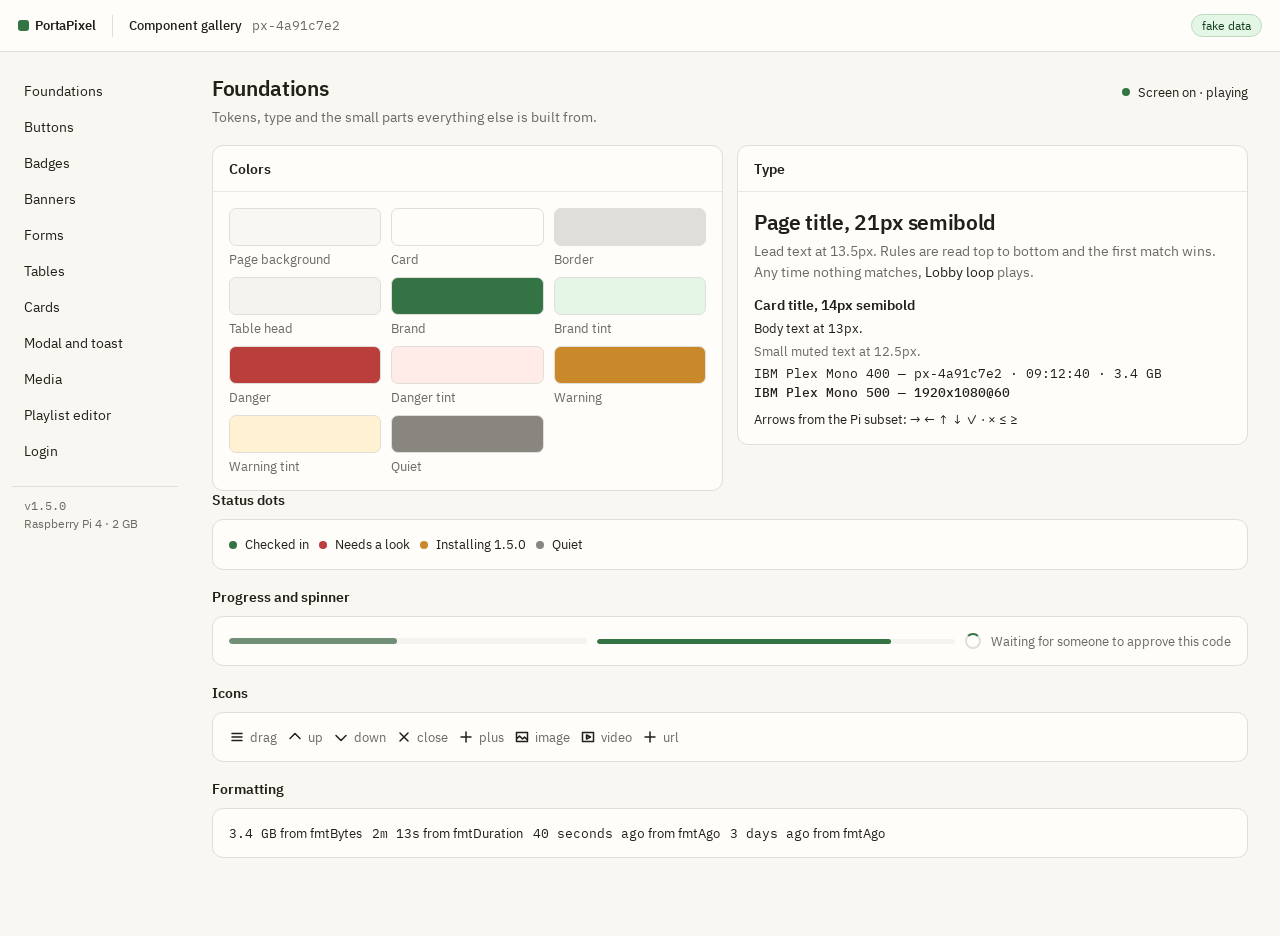
<file: web/shared/gallery.html>
<!DOCTYPE html>
<html lang="en">
<head>
<meta charset="utf-8">
<meta name="viewport" content="width=device-width, initial-scale=1">
<title>PortaPixel component gallery</title>
<link rel="stylesheet" href="pp.css">
</head>
<body>
<div id="root"></div>

<script type="module">
/* Static gallery for the shared components. It needs no backend: every value
   here is made up. Open it from a static server and look at it at desktop and
   phone widths, in the light theme and the dark theme. */

import {
  h, fill, icon, toast, modal, confirmDialog, typedConfirm,
  fmtBytes, fmtDuration, fmtAgo, statusDot, badge, banner, factList,
  table, progress, spinner, route, renderShell,
} from './ui.js';
import { mountPlaylistEditor } from './playlist-editor.js';

/* ------------------------------------------------------------- fake data */

const NOW = Date.now();
const ago = (s) => new Date(NOW - s * 1000).toISOString();

// A capability report of the kind a device sends in /api/status.
const DEVICE_CAPS = {
  source: 'device',
  tier: 'high',
  codecs: {
    h264: { 1080: { supported: true, smooth: true, powerEfficient: true }, 2160: { supported: true, smooth: true, powerEfficient: true } },
    hevc: { 1080: { supported: false, smooth: false, powerEfficient: false }, 2160: { supported: false, smooth: false, powerEfficient: false } },
    vp9: { 1080: { supported: true, smooth: true, powerEfficient: false }, 2160: { supported: false, smooth: false, powerEfficient: false } },
    av1: { 1080: { supported: false, smooth: false, powerEfficient: false }, 2160: { supported: false, smooth: false, powerEfficient: false } },
  },
};

const LOBBY = {
  name: 'Lobby loop',
  transition: 'crossfade',
  shuffle: false,
  items: [
    { file: 'welcome-autumn.jpg', name: 'welcome-autumn.jpg', kind: 'image', duration: 15 },
    { file: 'hours-and-directions.jpg', name: 'hours-and-directions.jpg', kind: 'image', duration: 12 },
    { file: 'promo-fall.mp4', name: 'promo-fall.mp4', kind: 'video', mute: false, length: 24 },
    { file: 'product-hero-4k.mp4', name: 'product-hero-4k.mp4', kind: 'video', mute: false, codec: 'hvc1', width: 3840, height: 2160, length: 31 },
    { url: 'https://dashboards.example.com/sales', name: 'dashboards.example.com/sales', kind: 'url', duration: 60, refresh_seconds: 300 },
    { file: 'seasonal-menu.jpg', name: 'seasonal-menu.jpg', kind: 'image', duration: 10 },
  ],
};

const WINDOW_PL = {
  name: 'Front window',
  transition: 'cut',
  shuffle: false,
  items: [{ url: 'https://dashboards.example.com/lobby', name: 'dashboards.example.com/lobby', kind: 'url', refresh_seconds: 300 }],
};

const BREAK_ROOM = { name: 'Break room', transition: 'crossfade', shuffle: false, items: [] };

const LIBRARY = [
  { sha256: 'a1', name: 'safety-01.jpg', kind: 'image', size: 2_400_000 },
  { sha256: 'a2', name: 'safety-02.jpg', kind: 'image', size: 1_900_000 },
  { sha256: 'a3', name: 'forklift-rules.mp4', kind: 'video', size: 148_000_000 },
  { sha256: 'a4', name: 'menu-board-week.png', kind: 'image', size: 840_000 },
];

const deviceSource = {
  thumbUrl: () => null,
  // Pretend the file lands in the playlist folder after a short upload.
  upload: (file, onProgress) => new Promise((resolve) => {
    let p = 0;
    const t = setInterval(() => {
      p += 0.2;
      onProgress(Math.min(p, 1));
      if (p >= 1) { clearInterval(t); resolve({ file: file.name, name: file.name, duration: 10 }); }
    }, 120);
  }),
};

const serverSource = {
  thumbUrl: () => null,
  list: async () => LIBRARY,
};

/* ----------------------------------------------------------------- shell */

const NAV = [
  { id: 'foundations', label: 'Foundations' },
  { id: 'buttons', label: 'Buttons' },
  { id: 'badges', label: 'Badges' },
  { id: 'banners', label: 'Banners' },
  { id: 'forms', label: 'Forms' },
  { id: 'tables', label: 'Tables' },
  { id: 'cards', label: 'Cards' },
  { id: 'overlays', label: 'Modal and toast' },
  { id: 'media', label: 'Media' },
  { id: 'editor', label: 'Playlist editor' },
  { id: 'login', label: 'Login' },
];

const shell = renderShell({
  brand: 'PortaPixel',
  subtitle: [h('span', { text: 'Component gallery' }), h('span', { class: 'pp-mono pp-muted', text: 'px-4a91c7e2' })],
  tools: [h('span', { class: 'pp-badge pp-badge--brand pp-hide-sm', text: 'fake data' })],
  nav: NAV,
  footer: [
    h('div', { class: 'pp-mono', text: 'v1.5.0' }),
    h('div', { text: 'Raspberry Pi 4 · 2 GB' }),
  ],
});
document.getElementById('root').append(shell.el);

/* --------------------------------------------------------------- helpers */

function page(title, lead, ...blocks) {
  return [
    h('div', { class: 'pp-page-head' },
      h('div', null, h('h1', { class: 'pp-h1', text: title }), lead ? h('p', { class: 'pp-lead' }, lead) : null),
      h('div', { class: 'pp-status' }, statusDot('ok'), h('span', { text: 'Screen on · playing' }))),
    ...blocks,
  ];
}

function section(title, ...kids) {
  return h('div', { style: { 'margin-bottom': '18px' } },
    h('div', { class: 'pp-h2', style: { 'margin-bottom': '10px' }, text: title }),
    h('div', { class: 'pp-card pp-card--pad' }, h('div', { class: 'pp-row', style: { gap: '10px' } }, kids)));
}

/* ------------------------------------------------------------- the pages */

function foundations() {
  const swatches = [
    ['Page background', 'var(--pp-bg)'], ['Card', 'var(--pp-surface)'], ['Border', 'var(--pp-border)'],
    ['Table head', 'var(--pp-head)'], ['Brand', 'var(--pp-brand)'], ['Brand tint', 'var(--pp-brand-tint)'],
    ['Danger', 'var(--pp-danger)'], ['Danger tint', 'var(--pp-danger-tint)'],
    ['Warning', 'var(--pp-warn)'], ['Warning tint', 'var(--pp-warn-tint)'], ['Quiet', 'var(--pp-quiet)'],
  ];
  return page('Foundations', 'Tokens, type and the small parts everything else is built from.',
    h('div', { class: 'pp-cards' },
      h('div', { class: 'pp-card' },
        h('div', { class: 'pp-card__head' }, h('div', { class: 'pp-h2', text: 'Colors' })),
        h('div', { class: 'pp-card__body' },
          h('div', { class: 'pp-grid', style: { 'grid-template-columns': 'repeat(auto-fill,minmax(130px,1fr))', gap: '10px' } },
            swatches.map(([name, v]) => h('div', null,
              h('div', { style: { background: v, border: '1px solid var(--pp-border)', 'border-radius': '7px', height: '38px' } }),
              h('div', { class: 'pp-small pp-muted', style: { 'margin-top': '5px' }, text: name })))))),
      h('div', { class: 'pp-card' },
        h('div', { class: 'pp-card__head' }, h('div', { class: 'pp-h2', text: 'Type' })),
        h('div', { class: 'pp-card__body' },
          h('h1', { class: 'pp-h1', text: 'Page title, 21px semibold' }),
          h('p', { class: 'pp-lead' }, 'Lead text at 13.5px. Rules are read top to bottom and the first match wins. Any time nothing matches, ', h('strong', { text: 'Lobby loop' }), ' plays.'),
          h('div', { class: 'pp-h2', style: { 'margin-top': '14px' }, text: 'Card title, 14px semibold' }),
          h('div', { style: { 'margin-top': '6px' } }, 'Body text at 13px.'),
          h('div', { class: 'pp-small pp-muted', style: { 'margin-top': '6px' } }, 'Small muted text at 12.5px.'),
          h('div', { class: 'pp-mono', style: { 'margin-top': '6px' } }, 'IBM Plex Mono 400 — px-4a91c7e2 · 09:12:40 · 3.4 GB'),
          h('div', { class: 'pp-mono', style: { 'margin-top': '2px', 'font-weight': '500' } }, 'IBM Plex Mono 500 — 1920x1080@60'),
          h('div', { style: { 'margin-top': '10px' } }, 'Arrows from the Pi subset: → ← ↑ ↓ ✓ · × ≤ ≥')))),
    section('Status dots',
      h('span', { class: 'pp-status' }, statusDot('ok'), 'Checked in'),
      h('span', { class: 'pp-status' }, statusDot('alert'), 'Needs a look'),
      h('span', { class: 'pp-status' }, statusDot('busy'), 'Installing 1.5.0'),
      h('span', { class: 'pp-status' }, statusDot('quiet'), 'Quiet')),
    section('Progress and spinner',
      h('div', { style: { flex: '1 1 220px' } }, progress(0.47)),
      h('div', { style: { flex: '1 1 220px' } }, progress(0.82, { thin: true, brand: true })),
      spinner('Waiting for approval'),
      h('span', { class: 'pp-small pp-muted', text: 'Waiting for someone to approve this code' })),
    section('Icons', ['drag', 'up', 'down', 'close', 'plus', 'image', 'video', 'url'].map((n) =>
      h('span', { class: 'pp-status', style: { gap: '5px' } }, icon(n), h('span', { class: 'pp-small pp-muted', text: n })))),
    section('Formatting',
      h('span', { class: 'pp-small' }, h('span', { class: 'pp-mono' }, fmtBytes(3_650_000_000)), ' from fmtBytes'),
      h('span', { class: 'pp-small' }, h('span', { class: 'pp-mono' }, fmtDuration(133)), ' from fmtDuration'),
      h('span', { class: 'pp-small' }, h('span', { class: 'pp-mono' }, fmtAgo(ago(40))), ' from fmtAgo'),
      h('span', { class: 'pp-small' }, h('span', { class: 'pp-mono' }, fmtAgo(ago(260000))), ' from fmtAgo')));
}

function buttons() {
  const seg = (labels) => {
    let active = 0;
    const el = h('div', { class: 'pp-seg', role: 'group' });
    const draw = () => fill(el, labels.map((l, i) => h('button', {
      type: 'button', class: 'pp-seg__btn', text: l, 'aria-pressed': String(i === active),
      onClick: () => { active = i; draw(); },
    })));
    draw();
    return el;
  };
  return page('Buttons', 'Every variant and size, plus the segmented control.',
    section('Kinds',
      h('button', { class: 'pp-btn pp-btn--primary', text: 'Save playlist' }),
      h('button', { class: 'pp-btn', text: 'Cancel' }),
      h('button', { class: 'pp-btn pp-btn--danger', text: 'Change it' }),
      h('button', { class: 'pp-btn pp-btn--danger-outline', text: 'Remove this screen' }),
      h('button', { class: 'pp-btn pp-btn--warn-outline', text: 'Keep anyway' }),
      h('button', { class: 'pp-btn pp-btn--dashed' }, icon('plus'), 'Add a rule'),
      h('button', { class: 'pp-btn pp-btn--ghost', text: 'See everything →' })),
    section('Sizes and states',
      h('button', { class: 'pp-btn pp-btn--sm', text: 'Which ones?' }),
      h('button', { class: 'pp-btn', text: 'Restart player' }),
      h('button', { class: 'pp-btn pp-btn--primary', text: 'Save — 24 screens pick this up' }),
      h('button', { class: 'pp-btn', disabled: true, text: 'Save schedule' }),
      h('button', { class: 'pp-btn pp-btn--primary', disabled: true, text: 'Save playlist' }),
      h('button', { class: 'pp-btn pp-btn--icon', 'aria-label': 'Remove' }, icon('close', 14))),
    section('Segmented', seg(['Desktop', 'Phone']), seg(['List', 'Wall'])),
    section('Filter chips', ['Everything', 'Playback', 'Player', 'Screen', 'Files', 'System'].map((l, i) =>
      h('button', { class: 'pp-chip', text: l, 'aria-pressed': String(i === 0) }))));
}

function badges() {
  return page('Badges and pills', 'Small labels for state, kind and identity.',
    section('Badges',
      badge('Needs a reboot'), badge('In use', 'brand'), badge('Form post limit', 'warn'), badge('No HTTPS', 'danger'),
      h('span', { class: 'pp-badge pp-badge--mono', text: 'px-b71e33d0' })),
    section('Kind labels',
      h('span', { class: 'pp-kind pp-kind--chip', text: 'Image' }),
      h('span', { class: 'pp-kind pp-kind--chip', text: 'Video' }),
      h('span', { class: 'pp-kind', text: 'Web page' })),
    section('Pairing codes',
      h('span', { class: 'pp-code pp-code--lg', text: 'K7M2QP' }),
      h('span', { class: 'pp-code pp-code--md', text: 'J4T8ZR' }),
      h('span', { class: 'pp-code', text: 'px-4a91c7e2' })),
    section('Legend',
      h('span', { class: 'pp-status' }, h('span', { class: 'pp-swatch pp-swatch--ok' }), 'Rule'),
      h('span', { class: 'pp-status' }, h('span', { class: 'pp-swatch' }), 'Default')));
}

function banners() {
  return page('Banners', 'The nags, the alerts and the read-only notice.',
    banner({
      kind: 'danger',
      title: 'Change the admin password',
      body: 'This device still uses the password it shipped with. Anyone on this network can sign in and change what’s on the screen.',
      actions: [h('button', { class: 'pp-btn pp-btn--danger', text: 'Change it' })],
    }),
    banner({
      kind: 'warn',
      title: 'Set the time zone',
      body: 'The clock is on UTC, so scheduled playlists stay off and the default playlist keeps looping. Pick where this screen lives and schedules start working.',
      actions: [h('button', { class: 'pp-btn', text: 'Set time zone' })],
    }),
    banner({
      kind: 'info',
      title: 'This device has new hardware',
      body: ['The ID went from ', h('span', { class: 'pp-mono', text: 'px-3f0ba117' }), ' to ',
        h('span', { class: 'pp-mono', text: 'px-4a91c7e2' }),
        '. If you moved this USB stick into a different box, nothing else to do — the name, settings and pairing all came across.'],
      actions: [h('button', { class: 'pp-btn', text: 'Got it' })],
    }),
    banner({
      kind: 'paired',
      title: 'Managed by control.example.com',
      body: 'Playlists and schedules come from the server, so they’re read-only here. Display, sound and network settings are still yours. Unpairing hands control back to this page.',
      actions: [h('button', { class: 'pp-btn', text: 'Unpair' })],
    }),
    h('div', { class: 'pp-card', style: { 'margin-top': '14px' } },
      h('div', { class: 'pp-note' }, 'One web page and nothing else, so this screen just stays on it — no looping, no gaps. It reloads on the interval below.')));
}

function forms() {
  const days = ['M', 'T', 'W', 'T', 'F', 'S', 'S'];
  const on = [true, true, true, true, true, false, false];
  const dayRow = h('div', { class: 'pp-days' }, days.map((d, i) => {
    const b = h('button', {
      type: 'button', class: 'pp-day', text: d, 'aria-pressed': String(on[i]),
      'aria-label': ['Monday', 'Tuesday', 'Wednesday', 'Thursday', 'Friday', 'Saturday', 'Sunday'][i],
      onClick: () => { on[i] = !on[i]; b.setAttribute('aria-pressed', String(on[i])); },
    });
    return b;
  }));

  return page('Forms', 'Inputs, selects, toggles, day chips and the sticky save bar.',
    h('div', { class: 'pp-cards' },
      h('div', { class: 'pp-card' },
        h('div', { class: 'pp-card__head' }, h('div', { class: 'pp-h2', text: 'This device' })),
        h('div', { class: 'pp-card__body' },
          h('label', { class: 'pp-label pp-field' }, 'Name',
            h('input', { class: 'pp-input', value: 'Lobby North' }),
            h('span', { class: 'pp-help' }, 'Also its address on the network: ', h('span', { class: 'pp-mono', text: 'lobby-north.local' }))),
          h('label', { class: 'pp-label pp-field' }, 'ID',
            h('input', { class: 'pp-input pp-input--mono', value: 'px-4a91c7e2', readOnly: true }),
            h('span', { class: 'pp-help', text: 'Comes from the hardware. Can’t be edited.' })),
          h('div', { class: 'pp-field pp-field--warn' },
            h('label', { class: 'pp-label' },
              'Time zone ', h('span', { class: 'pp-label__hint', text: '— needed for schedules' }),
              h('select', { class: 'pp-select' },
                h('option', { text: 'UTC — not set' }), h('option', { text: 'America/New_York' }),
                h('option', { text: 'Europe/London' }), h('option', { text: 'Asia/Tokyo' }))),
            h('div', { class: 'pp-help', text: 'Schedules use this. The clock syncs over the network.' })),
          h('div', { class: 'pp-field pp-field--invalid' },
            h('label', { class: 'pp-label' }, 'New password',
              h('input', { class: 'pp-input', type: 'password', placeholder: 'at least 8 characters' })),
            h('div', { class: 'pp-error', text: 'Still on the password it shipped with.' })),
          h('div', { class: 'pp-fields', style: { 'margin-top': '14px' } },
            h('label', { class: 'pp-label pp-field' }, 'Address',
              h('input', { class: 'pp-input pp-input--mono', value: '192.168.1.50/24' })),
            h('label', { class: 'pp-label pp-field' }, 'Router',
              h('input', { class: 'pp-input pp-input--mono', value: '192.168.1.1' }))))),
      h('div', { class: 'pp-card' },
        h('div', { class: 'pp-card__head' },
          h('div', { class: 'pp-h2', text: 'Screen and sound' }),
          badge('Needs a reboot')),
        h('div', { class: 'pp-card__body' },
          h('label', { class: 'pp-label pp-field' }, 'Rotation',
            h('select', { class: 'pp-select' }, h('option', { text: 'Normal' }), h('option', { text: '90° portrait CW' }),
              h('option', { text: '180° upside down' }), h('option', { text: '270° portrait CCW' }))),
          h('div', { class: 'pp-field' },
            h('label', { class: 'pp-label', text: 'Volume — 100%' }),
            h('input', { class: 'pp-range', type: 'range', value: '100' }),
            h('div', { class: 'pp-help', text: 'Videos play with sound unless a playlist item is muted.' })),
          h('div', { class: 'pp-field' },
            h('label', { class: 'pp-switch' }, h('input', { type: 'checkbox', checked: true }), h('span', { text: 'Turn the screen off overnight' })),
            h('div', { class: 'pp-help', text: 'It saves the panel and some power. The nightly restart is skipped while the screen is off.' })),
          h('div', { class: 'pp-field' },
            h('label', { class: 'pp-switch' }, h('input', { type: 'checkbox' }), h('span', { text: 'Install updates on its own' })),
            h('div', { class: 'pp-help', text: 'Off is the safe default: you decide when a screen changes.' })),
          h('div', { class: 'pp-field' },
            h('label', { class: 'pp-label', text: 'Days' }), dayRow),
          h('div', { class: 'pp-field' },
            h('label', { class: 'pp-check' }, h('input', { type: 'checkbox', checked: true }), h('span', { text: 'Shuffle' }))),
          h('div', { class: 'pp-field' },
            h('label', { class: 'pp-label' }, 'Reason we cannot save',
              h('input', { class: 'pp-input', disabled: true, value: 'Managed by the server' })))))),
    h('div', { class: 'pp-savebar' },
      h('span', { text: 'Saving rewrites the settings file on the stick. Notes you typed into it yourself will be dropped.' }),
      h('div', { class: 'pp-btns' },
        h('button', { class: 'pp-btn', text: 'Discard' }),
        h('button', { class: 'pp-btn pp-btn--primary', text: 'Save settings', onClick: () => toast('Settings saved to the stick.') }))));
}

function tables() {
  const screens = [
    { name: 'Lobby North', id: 'px-4a91c7e2', group: 'Lobby', seen: ago(22), now: 'welcome-autumn.jpg', temp: '48 °C', free: '18.4 GB', ver: '1.5.0', state: 'ok' },
    { name: 'Cafeteria 1', id: 'px-7c02ae91', group: 'Cafeteria', seen: ago(48), now: 'menu-board-week.png', temp: '52 °C', free: '22.1 GB', ver: '1.5.0', state: 'ok' },
    { name: 'Warehouse A', id: 'px-b71e33d0', group: 'Warehouse', seen: ago(22), now: 'Safety loop (yesterday)', temp: '61 °C', free: '1.1 GB', ver: '1.4.2', state: 'alert' },
    { name: 'Retail 14', id: 'px-31f9c0aa', group: 'Retail', seen: ago(9), now: 'Installing 1.5.0…', temp: '55 °C', free: '12.0 GB', ver: '1.4.2', state: 'busy' },
    { name: 'Meeting 3', id: 'px-0ab4e771', group: 'Meeting rooms', seen: ago(260000), now: 'Room signs', temp: '—', free: '9.8 GB', ver: '1.3.1', state: 'quiet' },
  ];

  const fleet = table({
    columns: [
      {
        key: 'name', label: 'Screen', grow: true, render: (r) => h('span', { class: 'pp-status' },
          statusDot(r.state), h('span', { text: r.name }), h('span', { class: 'pp-mono pp-muted', style: { 'font-size': '12px' }, text: r.id })),
      },
      { key: 'group', label: 'Group', width: '120px' },
      { key: 'seen', label: 'Last check-in', width: '120px', mono: true, render: (r) => h('span', { class: r.state === 'quiet' ? 'pp-cell--danger' : '', text: fmtAgo(r.seen) }) },
      { key: 'now', label: 'On screen now', width: '190px', render: (r) => h('span', { class: 'pp-status', style: { gap: '8px' } }, h('span', { class: 'pp-thumb pp-thumb--sm' }), h('span', { class: 'pp-trunc', text: r.now })) },
      { key: 'temp', label: 'Temp', width: '64px', mono: true },
      { key: 'free', label: 'Free', width: '76px', mono: true, render: (r) => h('span', { class: parseFloat(r.free) < 2 ? 'pp-cell--danger' : '', text: r.free }) },
      { key: 'ver', label: 'Version', width: '68px', mono: true },
    ],
    rows: screens,
    onRowClick: (r) => toast(`Would open ${r.name}`),
    rowAlert: (r) => r.state !== 'alert' ? null : [
      h('span', null, 'Sync failed — Safety loop needs 3.4 GB, this stick has 1.1 GB free. Still playing yesterday’s copy.'),
      h('button', { class: 'pp-btn pp-btn--sm pp-btn--danger-outline', text: 'Open the screen' }),
    ],
    foot: [
      h('span', { text: 'Showing 5 of 142 screens' }),
      h('div', { class: 'pp-btns' },
        h('button', { class: 'pp-btn pp-btn--sm', disabled: true, text: '← Previous' }),
        h('button', { class: 'pp-btn pp-btn--sm', text: 'Next →' })),
    ],
  });

  const log = table({
    columns: [
      { key: 'when', label: 'When', width: '96px', mono: true },
      { key: 'what', label: 'What happened', grow: true },
      { key: 'kind', label: 'Kind', width: '90px', render: (r) => h('span', { class: 'pp-kind', text: r.kind }) },
    ],
    rows: [
      { when: '09:12:40', what: 'Playlist switched to Lobby loop by schedule rule 1', kind: 'Playback' },
      { when: '08:41:12', what: 'Player restarted on the nightly schedule, back up in 3.1 s', kind: 'Player' },
      { when: '08:12:02', what: 'Web page item skipped: dashboards.example.com did not answer', kind: 'Playback' },
      { when: '07:00:00', what: 'Screen turned on for the day over HDMI', kind: 'Screen' },
      { when: '06:58:31', what: '6 files added after a scan of the stick', kind: 'Files' },
    ],
    foot: [h('span', { text: 'Showing 5 of 847 entries' }), h('button', { class: 'pp-btn pp-btn--ghost', text: 'Download the whole log' })],
  });

  const empty = table({
    columns: [{ key: 'a', label: 'Rule', grow: true }, { key: 'b', label: 'When', width: '160px' }],
    rows: [],
    empty: 'No times yet. Screens in this group play the fallback playlist all day.',
  });

  return page('Tables', 'One flex table. Horizontal rules only, no stripes, no column dividers.',
    h('div', { class: 'pp-stack' },
      h('div', null, h('div', { class: 'pp-h2', style: { 'margin-bottom': '10px' }, text: 'Fleet list, with a row alert' }), fleet),
      h('div', null, h('div', { class: 'pp-h2', style: { 'margin-bottom': '10px' }, text: 'Activity log' }), log),
      h('div', null, h('div', { class: 'pp-h2', style: { 'margin-bottom': '10px' }, text: 'Empty table' }), empty)));
}

function cards() {
  const bar = progress(0.47, { thin: true, brand: true });
  return page('Cards', 'Cards, panels and fact lists.',
    h('div', { class: 'pp-cards' },
      h('div', { class: 'pp-card' },
        h('div', { class: 'pp-card__head' },
          h('div', { class: 'pp-h2', text: 'On screen now' }),
          h('span', { class: 'pp-card__meta', text: 'Lobby loop' })),
        h('div', { class: 'pp-card__body' },
          h('div', { class: 'pp-thumb pp-thumb--wide' }, h('span', { class: 'pp-thumb__name', text: 'welcome-autumn.jpg' })),
          h('div', { class: 'pp-row', style: { 'margin-top': '12px', 'justify-content': 'space-between' } },
            h('span', { class: 'pp-small', text: 'Item 3 of 12' }),
            h('span', { class: 'pp-small pp-mono pp-muted', text: '8s left of 15s' })),
          h('div', { style: { 'margin-top': '8px' } }, bar)),
        h('div', { class: 'pp-card__foot' },
          h('span', { text: 'Next: promo-fall.mp4 · video, 24s, sound on' }),
          h('button', { class: 'pp-btn pp-btn--sm', text: 'Restart player' }))),
      h('div', { class: 'pp-card' },
        h('div', { class: 'pp-card__head' }, h('div', { class: 'pp-h2', text: 'Facts' })),
        h('div', { class: 'pp-card__body' },
          factList([
            ['Running for', '6 days 4 h'],
            ['Temperature', '48 °C'],
            ['Network', '192.168.1.84'],
            ['Clock', '09:12:40 UTC'],
            ['Version', '1.5.0'],
            { k: 'Free space', v: '18.4 GB of 28.6 GB' },
            { k: 'Served over HTTPS', v: 'no', kind: 'danger' },
            { k: 'Form post limit', v: '8 MB', kind: 'warn' },
          ]),
          h('div', { class: 'pp-small pp-muted', style: { 'margin-top': '12px' }, text: 'Space on the stick' }),
          h('div', { style: { 'margin-top': '5px' } }, progress(0.64)),
          h('div', { class: 'pp-panel', style: { 'margin-top': '14px' } },
            h('div', { class: 'pp-h2', text: 'From the Warehouse group' }),
            h('div', { class: 'pp-help' }, 'Safety loop, Mon–Fri 06:00–18:00. ',
              h('button', { class: 'pp-btn pp-btn--ghost', text: 'Edit the group’s times →' })))))),
    h('div', { class: 'pp-card', style: { 'margin-top': '14px' } },
      h('div', { class: 'pp-card__head' }, h('div', { class: 'pp-h2', text: 'Empty state' })),
      h('div', { class: 'pp-empty' },
        h('div', { class: 'pp-empty__title', text: 'Nothing in this playlist yet' }),
        h('div', { class: 'pp-empty__body' }, 'Drag images or videos here, or pull the stick and copy them into the ',
          h('span', { class: 'pp-mono', text: 'break-room' }), ' folder from any computer. Either way this screen keeps playing what it has.'),
        h('div', { class: 'pp-empty__actions' },
          h('button', { class: 'pp-btn pp-btn--primary', text: 'Upload files' }),
          h('button', { class: 'pp-btn', text: 'Add a web page' })))));
}

function overlays() {
  return page('Modal and toast', 'Every one of these is the real component.',
    section('Toasts',
      h('button', { class: 'pp-btn', text: 'Playlist saved', onClick: () => toast('Playlist saved — the screen picks it up on the next item') }),
      h('button', { class: 'pp-btn', text: 'Fleet save', onClick: () => toast('Saved — 16 screens will fetch the changes on their next check-in.') }),
      h('button', { class: 'pp-btn', text: 'Something failed', onClick: () => toast('That did not save. The stick is full.', 'danger') })),
    section('Dialogs',
      h('button', {
        class: 'pp-btn', text: 'Save this playlist?',
        onClick: () => modal({
          title: 'Save this playlist?',
          body: ['Saving rewrites ', h('span', { class: 'pp-mono', text: 'lobby-loop/playlist.toml' }),
            ' on the stick. Your items, times and settings are kept exactly as shown. Comments you typed into that file by hand will be gone.'],
          actions: [{ label: 'Cancel', value: false }, { label: 'Save and rewrite', value: true, kind: 'primary', autofocus: true }],
        }).then((ok) => ok && toast('Playlist saved — the screen picks it up on the next item')),
      }),
      h('button', {
        class: 'pp-btn', text: 'confirmDialog',
        onClick: () => confirmDialog({
          title: 'Remove this screen?',
          body: 'The token stops working, so the screen pairs again from scratch. It keeps playing what it has.',
          confirm: 'Remove it', kind: 'danger',
        }).then((ok) => toast(ok ? 'Screen removed' : 'Nothing changed')),
      }),
      h('button', {
        class: 'pp-btn pp-btn--danger-outline', text: 'typedConfirm (install to disk)',
        onClick: () => typedConfirm({
          title: 'Install onto /dev/sda?',
          body: 'Everything on that disk is written over. When it finishes, power off and pull the stick before the box boots again.',
          expect: '/dev/sda', confirm: 'Install to disk',
        }).then((ok) => toast(ok ? 'Installing — do not pull the power' : 'Nothing changed')),
      }),
      h('button', {
        class: 'pp-btn pp-btn--danger-outline', text: 'typedConfirm (unpair)',
        onClick: () => typedConfirm({
          title: 'Unpair from control.example.com?',
          body: 'Playlists and schedules come back to this page. The fleet copy stays on the stick until the space is needed.',
          expect: 'Lobby North', confirm: 'Unpair', label: 'Type the screen name ',
        }).then((ok) => toast(ok ? 'Unpaired' : 'Nothing changed')),
      })));
}

function media() {
  const tile = (m) => h('div', { class: 'pp-tile' },
    h('div', { class: 'pp-thumb pp-thumb--wide' },
      h('span', { class: 'pp-thumb__label' }, h('span', { class: 'pp-kind pp-kind--chip', text: m.kind === 'video' ? 'Video' : 'Image' }))),
    h('div', { class: 'pp-tile__body' },
      h('div', { class: 'pp-tile__name', text: m.name }),
      h('div', { class: 'pp-tile__meta', text: `${fmtBytes(m.size)} · 1920x1080` }),
      h('div', { class: 'pp-tile__use', text: m.use })));

  const walls = [
    { name: 'Lobby North', now: 'welcome-autumn.jpg', state: 'ok', seen: '22s ago', temp: '48 °C' },
    { name: 'Cafeteria 1', now: 'menu-board-week.png', state: 'ok', seen: '48s ago', temp: '52 °C' },
    { name: 'Warehouse A', now: 'Safety loop (yesterday)', state: 'alert', seen: '22s ago', temp: '61 °C' },
    { name: 'Meeting 3', now: 'Room signs', state: 'quiet', seen: '3 days ago', temp: '—' },
  ];

  return page('Media and the wall view', 'The same tile grid holds the media library and the fleet wall.',
    h('div', { class: 'pp-card', style: { 'margin-bottom': '14px' } },
      h('div', { class: 'pp-card__foot', style: { 'border-top': '0' } },
        h('span', null, h('span', { class: 'pp-mono', text: '184 files · 41.2 GB' }), ' · Up to 1 GB per file on this host · No conversion happens here: what you upload is what plays'),
        h('button', { class: 'pp-btn pp-btn--ghost', text: 'Check the host’s limits →' }))),
    h('div', { class: 'pp-h2', style: { margin: '0 0 10px' }, text: 'Media library' }),
    h('div', { class: 'pp-grid' }, [
      { ...LIBRARY[0], use: 'In 2 playlists' }, { ...LIBRARY[1], use: 'In Safety loop' },
      { ...LIBRARY[2], use: 'In Safety loop' }, { ...LIBRARY[3], use: 'Not used yet' },
    ].map(tile)),
    h('div', { class: 'pp-h2', style: { margin: '18px 0 10px' }, text: 'Fleet wall' }),
    h('div', { class: 'pp-grid pp-grid--wide' }, walls.map((w) => h('div', { class: 'pp-tile' },
      h('div', { class: 'pp-thumb pp-thumb--wide' }),
      h('div', { class: 'pp-tile__body' },
        h('div', { class: 'pp-status' }, statusDot(w.state), h('span', { class: 'pp-trunc', text: w.name })),
        h('div', { class: 'pp-tile__use', text: w.now }),
        h('div', { class: 'pp-tile__meta', text: `${w.seen} · ${w.temp}` }))))));
}

function editor() {
  const deviceBox = h('div');
  const serverBox = h('div');
  const kioskBox = h('div');
  const pairedBox = h('div');
  const emptyBox = h('div');

  mountPlaylistEditor(deviceBox, {
    playlist: LOBBY,
    mediaSource: deviceSource,
    capabilities: {
      commentLossWarning: true, configFile: 'lobby-loop/playlist.toml', folder: 'lobby-loop',
      decode: DEVICE_CAPS, tier: 'high',
      warnPrefix: 'Might not play smoothly here.',
      warnAction: { label: 'Keep anyway', onClick: () => toast('Kept. It plays as it is.') },
    },
    onSave: async () => { await wait(400); toast('Playlist saved — the screen picks it up on the next item'); },
  });

  mountPlaylistEditor(serverBox, {
    playlist: LOBBY,
    mediaSource: serverSource,
    capabilities: {
      decode: DEVICE_CAPS, tier: 'high',
      saveLabel: 'Save — 16 screens pick this up',
      warnPrefix: '3 screens in this group may struggle with it.',
      warnAction: { label: 'Which ones?', onClick: () => toast('Retail 14, Retail 22 and Meeting 3') },
      impact: {
        text: ['Used by the ', h('strong', { text: 'Warehouse' }), ' group — 16 screens · 3.4 GB of media'],
        note: 'Changes reach screens within a minute',
      },
    },
    onSave: async () => { await wait(400); toast('Saved — 16 screens will fetch the changes on their next check-in.'); },
  });

  mountPlaylistEditor(kioskBox, {
    playlist: WINDOW_PL,
    mediaSource: deviceSource,
    capabilities: { commentLossWarning: true, configFile: 'front-window/playlist.toml', folder: 'front-window', decode: DEVICE_CAPS },
    onSave: async () => toast('Playlist saved — the screen picks it up on the next item'),
  });

  mountPlaylistEditor(pairedBox, {
    playlist: LOBBY,
    readOnly: true,
    mediaSource: serverSource,
    capabilities: { managedBy: 'control.example.com', decode: DEVICE_CAPS, folder: '_fleet/lobby-loop' },
  });

  mountPlaylistEditor(emptyBox, {
    playlist: BREAK_ROOM,
    mediaSource: deviceSource,
    capabilities: { commentLossWarning: true, configFile: 'break-room/playlist.toml', folder: 'break-room', decode: DEVICE_CAPS },
    onSave: async () => toast('Playlist saved'),
  });

  const list = h('div', { class: 'pp-card pp-col-narrow', style: { padding: '8px', flex: '0 0 244px' } },
    [['Lobby loop', '6 items · 2m 13s', true], ['Evening slow loop', '3 items · 1m 02s'], ['Front window', '1 web page · kiosk'], ['Break room', 'empty']]
      .map(([name, meta, active]) => h('button', {
        class: 'pp-nav__item', style: { padding: '9px 11px' }, 'aria-current': active ? 'page' : null,
      }, h('div', { style: { 'font-size': '13.5px', 'font-weight': active ? '600' : '400' }, text: name }),
        h('div', { class: 'pp-mono', style: { 'font-size': '12px', color: 'var(--pp-muted)', 'margin-top': '2px' }, text: meta }))),
    h('button', { class: 'pp-btn pp-btn--ghost', style: { padding: '9px 11px', 'border-top': '1px solid var(--pp-border-2)', 'margin-top': '6px', width: '100%', 'justify-content': 'flex-start' }, text: '+ New playlist' }));

  return page('Playlist editor', 'One editor. The device uploads into the playlist; the server picks from the library.',
    h('div', { class: 'pp-stack' },
      h('div', null, h('div', { class: 'pp-h2', style: { 'margin-bottom': '10px' }, text: 'Device: list and editor side by side' }),
        h('div', { class: 'pp-cards' }, list, h('div', { style: { flex: '1 1 480px', 'min-width': 'min(300px, 100%)' } }, deviceBox))),
      h('div', null, h('div', { class: 'pp-h2', style: { 'margin-bottom': '10px' }, text: 'Server: impact strip and the library picker' }), serverBox),
      h('div', null, h('div', { class: 'pp-h2', style: { 'margin-bottom': '10px' }, text: 'Single URL: kiosk mode' }), kioskBox),
      h('div', null, h('div', { class: 'pp-h2', style: { 'margin-bottom': '10px' }, text: 'Paired: read-only' }), pairedBox),
      h('div', null, h('div', { class: 'pp-h2', style: { 'margin-bottom': '10px' }, text: 'Empty playlist' }), emptyBox)));
}

function login() {
  return page('Login', 'The one page that is served before a session exists.',
    h('div', { class: 'pp-card', style: { padding: '0', overflow: 'hidden' } },
      h('div', { class: 'pp-login', style: { 'min-height': '420px', background: 'var(--pp-bg)' } },
        h('form', { class: 'pp-login__card', onSubmit: (e) => { e.preventDefault(); toast('Wrong password. Try again.', 'danger'); } },
          h('div', { class: 'pp-login__brand' },
            h('span', { class: 'pp-brand__mark' }), h('span', { class: 'pp-brand__name', text: 'PortaPixel' })),
          h('div', { class: 'pp-lead', style: { margin: '0 0 18px' } }, 'Sign in to ', h('span', { class: 'pp-mono', text: 'lobby-north.local' })),
          h('label', { class: 'pp-label pp-field' }, 'Password',
            h('input', { class: 'pp-input', type: 'password', autocomplete: 'current-password' })),
          h('button', { class: 'pp-btn pp-btn--primary pp-btn--block', style: { 'margin-top': '18px' }, text: 'Sign in' }),
          h('div', { class: 'pp-help', text: 'One administrator. The password lives in the settings file on the stick.' })))));
}

function wait(ms) { return new Promise((r) => setTimeout(r, ms)); }

/* ---------------------------------------------------------------- routing */

const show = (build) => () => { fill(shell.main, build()); scrollTo(0, 0); };

route({
  '': show(foundations),
  foundations: show(foundations),
  buttons: show(buttons),
  badges: show(badges),
  banners: show(banners),
  forms: show(forms),
  tables: show(tables),
  cards: show(cards),
  overlays: show(overlays),
  media: show(media),
  editor: show(editor),
  login: show(login),
});
</script>
</body>
</html>
</file>
<file: web/shared/pp.css>
/* PortaPixel shared stylesheet.
   One file for the device admin UI and the control server admin UI.
   No build step. No dependencies. Every value comes from the wireframe design brief.

   Contents:
     1.  Fonts
     2.  Tokens (light)
     3.  Tokens (dark)
     4.  Reset and base
     5.  App shell
     6.  Typography
     7.  Cards and panels
     8.  Fact lists
     9.  Tables
     10. Buttons
     11. Badges, pills, status dots
     12. Banners
     13. Forms
     14. Modal
     15. Toast
     16. Progress and spinner
     17. Empty state
     18. Thumbnails, media grid and wall
     19. Drag handle and drag states
     20. Playlist editor
     21. Login page
     22. Utilities
     23. Phone layout
     24. Reduced motion
*/

/* ---------------------------------------------------------------- 1. Fonts */
/* IBM Plex, local files only. The device runs on a closed network.
   Latin1 holds the Western European letters. Pi holds the arrows. */

@font-face {
  font-family: 'IBM Plex Sans';
  font-style: normal;
  font-weight: 400;
  font-display: swap;
  src: url('fonts/IBMPlexSans-Regular-Latin1.woff2') format('woff2');
  unicode-range: U+0000, U+000D, U+0020-007E, U+00A0-00FF, U+0131, U+0152-0153, U+02C6, U+02DA, U+02DC, U+2013-2014, U+2018-201A, U+201C-201E, U+2020-2022, U+2026, U+2030, U+2039-203A, U+2044, U+20AC, U+2122, U+2212, U+FB01-FB02;
}
@font-face {
  font-family: 'IBM Plex Sans';
  font-style: normal;
  font-weight: 400;
  font-display: swap;
  src: url('fonts/IBMPlexSans-Regular-Pi.woff2') format('woff2');
  unicode-range: U+2190-2199, U+2260, U+2264-2265, U+2713, U+2032-2033, U+221E, U+2248;
}
@font-face {
  font-family: 'IBM Plex Sans';
  font-style: normal;
  font-weight: 500;
  font-display: swap;
  src: url('fonts/IBMPlexSans-Medium-Latin1.woff2') format('woff2');
  unicode-range: U+0000, U+000D, U+0020-007E, U+00A0-00FF, U+0131, U+0152-0153, U+02C6, U+02DA, U+02DC, U+2013-2014, U+2018-201A, U+201C-201E, U+2020-2022, U+2026, U+2030, U+2039-203A, U+2044, U+20AC, U+2122, U+2212, U+FB01-FB02;
}
@font-face {
  font-family: 'IBM Plex Sans';
  font-style: normal;
  font-weight: 500;
  font-display: swap;
  src: url('fonts/IBMPlexSans-Medium-Pi.woff2') format('woff2');
  unicode-range: U+2190-2199, U+2260, U+2264-2265, U+2713, U+2032-2033, U+221E, U+2248;
}
@font-face {
  font-family: 'IBM Plex Sans';
  font-style: normal;
  font-weight: 600;
  font-display: swap;
  src: url('fonts/IBMPlexSans-SemiBold-Latin1.woff2') format('woff2');
  unicode-range: U+0000, U+000D, U+0020-007E, U+00A0-00FF, U+0131, U+0152-0153, U+02C6, U+02DA, U+02DC, U+2013-2014, U+2018-201A, U+201C-201E, U+2020-2022, U+2026, U+2030, U+2039-203A, U+2044, U+20AC, U+2122, U+2212, U+FB01-FB02;
}
@font-face {
  font-family: 'IBM Plex Mono';
  font-style: normal;
  font-weight: 400;
  font-display: swap;
  src: url('fonts/IBMPlexMono-Regular-Latin1.woff2') format('woff2');
  unicode-range: U+0000, U+000D, U+0020-007E, U+00A0-00FF, U+0131, U+0152-0153, U+02C6, U+02DA, U+02DC, U+2013-2014, U+2018-201A, U+201C-201E, U+2020-2022, U+2026, U+2030, U+2039-203A, U+2044, U+20AC, U+2122, U+2212, U+FB01-FB02;
}
@font-face {
  font-family: 'IBM Plex Mono';
  font-style: normal;
  font-weight: 500;
  font-display: swap;
  src: url('fonts/IBMPlexMono-Medium-Latin1.woff2') format('woff2');
  unicode-range: U+0000, U+000D, U+0020-007E, U+00A0-00FF, U+0131, U+0152-0153, U+02C6, U+02DA, U+02DC, U+2013-2014, U+2018-201A, U+201C-201E, U+2020-2022, U+2026, U+2030, U+2039-203A, U+2044, U+20AC, U+2122, U+2212, U+FB01-FB02;
}

/* ------------------------------------------------------- 2. Tokens (light) */

:root {
  /* Surfaces and ink */
  --pp-bg: oklch(0.975 0.006 85);
  --pp-ink: oklch(0.24 0.012 80);
  --pp-surface: oklch(0.995 0.004 85);
  --pp-border: oklch(0.90 0.008 85);
  --pp-border-2: oklch(0.93 0.008 85);
  --pp-border-faint: oklch(0.965 0.006 85);
  /* A control boundary needs 3:1 against the surface. --pp-border is a
     decorative rule at 1.3:1, so inputs and buttons take this one. */
  --pp-border-strong: oklch(0.72 0.01 85);
  --pp-head: oklch(0.965 0.006 85);
  --pp-subtle: oklch(0.978 0.005 85);
  --pp-muted: oklch(0.52 0.010 80);
  --pp-placeholder: oklch(0.58 0.01 80);
  --pp-ro-ink: oklch(0.45 0.01 80);

  /* Brand green ("moss") */
  --pp-link: oklch(0.44 0.098 150);
  --pp-link-hover: oklch(0.36 0.09 150);
  --pp-brand: oklch(0.50 0.098 150);
  --pp-brand-tint: oklch(0.955 0.028 150);
  --pp-brand-tint-border: oklch(0.86 0.05 150);
  --pp-brand-tint-ink: oklch(0.32 0.07 150);
  --pp-ok-bar: oklch(0.62 0.05 150);
  --pp-on-accent: #fff;

  /* Danger */
  --pp-danger-tint: oklch(0.965 0.035 25);
  --pp-danger-border: oklch(0.86 0.06 25);
  --pp-danger: oklch(0.54 0.16 25);
  --pp-danger-ink: oklch(0.42 0.03 30);

  /* Warning */
  --pp-warn-tint: oklch(0.965 0.045 78);
  --pp-warn-border: oklch(0.88 0.07 78);
  --pp-warn: oklch(0.68 0.13 72);          /* fills, borders and dots only */
  --pp-warn-ink: oklch(0.42 0.04 70);      /* the warning colour for TEXT */

  /* Other states */
  --pp-quiet: oklch(0.62 0.01 80);
  --pp-stripe-a: oklch(0.92 0.008 85);
  --pp-stripe-b: oklch(0.955 0.006 85);
  --pp-toast-bg: oklch(0.26 0.012 80);
  --pp-toast-ink: oklch(0.97 0.004 85);
  --pp-overlay: oklch(0.24 0.012 80 / 0.42);

  /* Type */
  --pp-font: 'IBM Plex Sans', system-ui, sans-serif;
  --pp-mono: 'IBM Plex Mono', ui-monospace, monospace;
  --pp-fs-h1: 21px;
  --pp-fs-title: 14px;
  --pp-fs-lead: 13.5px;
  --pp-fs-body: 13px;
  --pp-fs-sm: 12.5px;
  --pp-fs-xs: 11.5px;

  /* Spacing scale. The wireframes also use odd values (3, 5, 9, 11, 13, 20)
     for fine adjustment; those stay literal where they belong. */
  --pp-space-1: 4px;
  --pp-space-2: 6px;
  --pp-space-3: 8px;
  --pp-space-4: 10px;
  --pp-space-5: 12px;
  --pp-space-6: 14px;
  --pp-space-7: 16px;
  --pp-space-8: 18px;
  --pp-space-9: 22px;

  /* Radii */
  --pp-r-tile: 3px;
  --pp-r-chip: 6px;
  --pp-r-ctl: 7px;
  --pp-r-panel: 9px;
  --pp-r-card: 11px;
  --pp-r-modal: 13px;
  --pp-r-pill: 99px;

  /* Shadows */
  --pp-shadow-modal: 0 18px 50px oklch(0.24 0.012 80 / 0.2);
  --pp-shadow-toast: 0 8px 24px oklch(0.24 0.012 80 / 0.28);
  --pp-shadow-savebar: 0 -2px 12px oklch(0.24 0.012 80 / 0.06);

  /* Shell */
  --pp-topbar-h: 52px;
  --pp-sidebar-w: 190px;
  --pp-main-max: 1080px;
}

/* -------------------------------------------------------- 3. Tokens (dark) */
/* Only token values change. No rule below this block knows about the theme. */

@media (prefers-color-scheme: dark) {
  :root {
    --pp-bg: oklch(0.19 0.008 80);
    --pp-ink: oklch(0.93 0.006 85);
    --pp-surface: oklch(0.235 0.009 80);
    --pp-border: oklch(0.33 0.010 80);
    --pp-border-2: oklch(0.30 0.010 80);
    --pp-border-strong: oklch(0.52 0.010 80);
    --pp-border-faint: oklch(0.275 0.009 80);
    --pp-head: oklch(0.275 0.009 80);
    --pp-subtle: oklch(0.255 0.009 80);
    --pp-muted: oklch(0.70 0.010 80);
    --pp-placeholder: oklch(0.68 0.010 80);
    --pp-ro-ink: oklch(0.72 0.010 80);

    --pp-link: oklch(0.78 0.10 150);
    --pp-link-hover: oklch(0.86 0.10 150);
    --pp-brand: oklch(0.50 0.105 150);
    --pp-brand-tint: oklch(0.30 0.045 150);
    --pp-brand-tint-border: oklch(0.41 0.06 150);
    --pp-brand-tint-ink: oklch(0.88 0.07 150);
    --pp-ok-bar: oklch(0.60 0.06 150);

    --pp-danger-tint: oklch(0.30 0.055 25);
    --pp-danger-border: oklch(0.43 0.08 25);
    --pp-danger: oklch(0.68 0.16 25);
    --pp-danger-ink: oklch(0.88 0.04 30);

    --pp-warn-tint: oklch(0.31 0.05 78);
    --pp-warn-border: oklch(0.44 0.07 78);
    --pp-warn: oklch(0.76 0.13 72);
    --pp-warn-ink: oklch(0.90 0.05 70);

    --pp-quiet: oklch(0.62 0.010 80);
    --pp-stripe-a: oklch(0.31 0.009 85);
    --pp-stripe-b: oklch(0.265 0.008 85);
    --pp-toast-bg: oklch(0.90 0.006 85);
    --pp-toast-ink: oklch(0.20 0.010 80);
    --pp-overlay: oklch(0.12 0.010 80 / 0.62);

    --pp-shadow-modal: 0 18px 50px oklch(0 0 0 / 0.5);
    --pp-shadow-toast: 0 8px 24px oklch(0 0 0 / 0.5);
    --pp-shadow-savebar: 0 -2px 12px oklch(0 0 0 / 0.3);
  }
}

/* ------------------------------------------------- 4. Reset and base */

* { box-sizing: border-box; }

/* The top bar is sticky, and so is the save bar. Without this, a field that the
   keyboard or scrollIntoView() brings up lands under one of them. */
html {
  scroll-padding-top: calc(var(--pp-topbar-h) + var(--pp-space-3));
  scroll-padding-bottom: 80px;
}

/* A class that sets display is stronger than the browser rule for [hidden]. */
[hidden] { display: none !important; }

body {
  margin: 0;
  font-family: var(--pp-font);
  font-size: var(--pp-fs-body);
  background: var(--pp-bg);
  color: var(--pp-ink);
  -webkit-font-smoothing: antialiased;
}

a { color: var(--pp-link); }
a:hover { color: var(--pp-link-hover); }

button, input, select, textarea { font-family: inherit; font-size: inherit; color: inherit; }
button { cursor: pointer; }
input::placeholder, textarea::placeholder { color: var(--pp-placeholder); }
img, svg { display: block; max-width: 100%; }

:focus-visible {
  outline: 2px solid var(--pp-brand);
  outline-offset: 2px;
  border-radius: var(--pp-r-chip);
}

::-webkit-scrollbar { height: 8px; width: 8px; }
::-webkit-scrollbar-thumb { background: var(--pp-border); border-radius: var(--pp-space-1); }

@keyframes pp-spin { to { transform: rotate(360deg); } }
@keyframes pp-in { from { opacity: 0; transform: translateY(4px); } to { opacity: 1; transform: none; } }

/* ------------------------------------------------------- 5. App shell */

.pp-app { min-height: 100vh; display: flex; flex-direction: column; }

.pp-topbar {
  display: flex; align-items: center; gap: var(--pp-space-7);
  padding: 0 var(--pp-space-8); height: var(--pp-topbar-h);
  background: var(--pp-surface); border-bottom: 1px solid var(--pp-border);
  position: sticky; top: 0; z-index: 20;
}
.pp-brand { display: flex; align-items: center; gap: var(--pp-space-2); min-width: 0; }
.pp-brand__mark { width: 11px; height: 11px; flex: none; border-radius: var(--pp-r-tile); background: var(--pp-brand); }
.pp-brand__name { font-weight: 600; letter-spacing: -0.01em; }
.pp-brand__sub { font-size: var(--pp-fs-sm); color: var(--pp-muted); }
/* A short upright line between two groups in the top bar. The name is "vrule",
   not "rule": ".pp-rule" further down is the ROW of a time rule, and one name for
   two things means the second block wins. This line then became a flex row with
   padding and a border under it. */
.pp-vrule { width: 1px; height: 22px; flex: none; background: var(--pp-border); }
.pp-topbar__id { display: flex; align-items: baseline; gap: var(--pp-space-4); min-width: 0; }
.pp-topbar__id > :first-child { font-weight: 500; }
/* text-overflow never applies to a flex container, so the children carry it. */
.pp-topbar__id > * { min-width: 0; overflow: hidden; text-overflow: ellipsis; white-space: nowrap; }
.pp-topbar__tools { display: flex; align-items: center; gap: var(--pp-space-3); }

.pp-shell { display: flex; flex: 1; align-items: flex-start; }

.pp-sidebar {
  width: var(--pp-sidebar-w); flex: none; padding: var(--pp-space-9) var(--pp-space-5);
  position: sticky; top: var(--pp-topbar-h); align-self: flex-start;
}
.pp-nav { display: flex; flex-direction: column; gap: 2px; }
.pp-nav__item {
  display: block; width: 100%; text-align: left; border: 0; background: none;
  color: var(--pp-ink); text-decoration: none;
  padding: var(--pp-space-3) var(--pp-space-5);
  border-radius: var(--pp-r-ctl); font-size: var(--pp-fs-title);
}
.pp-nav__item:hover { color: var(--pp-ink); }
.pp-nav__item:hover { background: var(--pp-head); }
.pp-nav__item[aria-current='page'] {
  background: var(--pp-brand-tint); color: var(--pp-brand-tint-ink); font-weight: 600;
}
.pp-sidebar__foot {
  margin-top: var(--pp-space-8); padding: var(--pp-space-4) var(--pp-space-5);
  border-top: 1px solid var(--pp-border);
  font-size: 12px; color: var(--pp-muted); line-height: 1.5;
}
.pp-sidebar__foot .pp-dot { margin-right: var(--pp-space-2); }

.pp-chipnav { display: none; }

.pp-main {
  flex: 1; min-width: 0; max-width: var(--pp-main-max);
  padding: var(--pp-space-9) var(--pp-space-9) 60px;
}
.pp-main--wide { max-width: 1240px; }

/* -------------------------------------------------------- 6. Typography */

.pp-page-head {
  display: flex; align-items: baseline; justify-content: space-between;
  gap: var(--pp-space-7); flex-wrap: wrap; margin-bottom: var(--pp-space-8);
}
.pp-h1 { margin: 0; font-size: var(--pp-fs-h1); font-weight: 600; letter-spacing: -0.015em; }
.pp-lead { margin: 5px 0 0; font-size: var(--pp-fs-lead); color: var(--pp-muted); line-height: 1.5; }
.pp-lead strong, .pp-lead b { color: var(--pp-ink); font-weight: 400; }
.pp-h2 { margin: 0; font-size: var(--pp-fs-title); font-weight: 600; }
.pp-back { font-size: var(--pp-fs-sm); text-decoration: none; display: inline-block; margin-bottom: var(--pp-space-5); }
.pp-mono { font-family: var(--pp-mono); }
.pp-muted { color: var(--pp-muted); }
.pp-small { font-size: var(--pp-fs-sm); }

/* --------------------------------------------------- 7. Cards and panels */

.pp-card {
  background: var(--pp-surface); border: 1px solid var(--pp-border);
  border-radius: var(--pp-r-card); overflow: hidden;
}
.pp-card--pad { padding: var(--pp-space-7); }
.pp-card__head {
  display: flex; align-items: center; justify-content: space-between;
  gap: var(--pp-space-5); padding: 0 var(--pp-space-7); min-height: 46px;
  border-bottom: 1px solid var(--pp-border-2);
}
.pp-card__body { padding: var(--pp-space-7); }
.pp-card__foot {
  display: flex; align-items: center; justify-content: space-between;
  gap: var(--pp-space-5); flex-wrap: wrap; padding: 13px var(--pp-space-7);
  border-top: 1px solid var(--pp-border-2); background: var(--pp-subtle);
  font-size: var(--pp-fs-sm); color: var(--pp-muted);
}
.pp-card__meta { font-family: var(--pp-mono); font-size: 12px; color: var(--pp-muted); }

.pp-panel {
  background: var(--pp-subtle); border: 1px solid var(--pp-border-2);
  border-radius: var(--pp-r-panel); padding: var(--pp-space-6);
}

/* Card rows that sit side by side and wrap on a narrow screen. */
.pp-cards { display: flex; gap: var(--pp-space-6); flex-wrap: wrap; align-items: flex-start; }
.pp-cards > .pp-card { flex: 1 1 420px; min-width: min(300px, 100%); }
.pp-cards > .pp-card.pp-col-narrow { flex: 0 0 244px; min-width: 220px; }

.pp-stack { display: flex; flex-direction: column; gap: var(--pp-space-6); }

/* ---------------------------------------------------------- 8. Fact lists */

.pp-facts { margin: 0; }
.pp-facts__row {
  display: flex; align-items: baseline; justify-content: space-between;
  gap: var(--pp-space-5); padding: var(--pp-space-3) 0;
  border-bottom: 1px solid var(--pp-border-faint); font-size: var(--pp-fs-body);
}
.pp-facts__row:last-child { border-bottom: 0; padding-bottom: 0; }
.pp-facts__k { color: var(--pp-muted); }
.pp-facts__v { font-family: var(--pp-mono); text-align: right; }
.pp-facts__row--danger .pp-facts__v { color: var(--pp-danger); }
.pp-facts__row--warn .pp-facts__v { color: var(--pp-warn-ink); }

/* ------------------------------------------------------------- 9. Tables */
/* Flex tables. Horizontal rules only: no column dividers, no zebra stripes. */

.pp-table { overflow-x: auto; }
.pp-table__inner { min-width: max-content; }
.pp-table__head {
  display: flex; gap: var(--pp-space-5); padding: var(--pp-space-9) var(--pp-space-7);
  padding-top: 9px; padding-bottom: 9px;
  background: var(--pp-head); border-bottom: 1px solid var(--pp-border-2);
  font-size: var(--pp-fs-xs); text-transform: uppercase; letter-spacing: 0.05em;
  color: var(--pp-muted); font-weight: 500;
}
.pp-table__row {
  display: flex; gap: var(--pp-space-5); align-items: center;
  padding: var(--pp-space-4) var(--pp-space-7);
  border-bottom: 1px solid var(--pp-border-faint); font-size: var(--pp-fs-body);
  width: 100%; text-align: left;
}
.pp-table__row:last-child { border-bottom: 0; }
button.pp-table__row { border: 0; border-bottom: 1px solid var(--pp-border-faint); background: none; color: inherit; }
button.pp-table__row:hover { background: var(--pp-subtle); }
.pp-cell { flex: none; min-width: 0; }
.pp-cell--grow { flex: 1 1 140px; min-width: 140px; }
.pp-cell--mono { font-family: var(--pp-mono); font-size: 12px; }
.pp-cell--right { text-align: right; }
.pp-cell--danger { color: var(--pp-danger); }

/* Inset alert under a table row. */
.pp-table__alert {
  display: flex; gap: var(--pp-space-4); align-items: center; flex-wrap: wrap;
  margin: 0 var(--pp-space-7) var(--pp-space-4) var(--pp-space-7);
  padding: var(--pp-space-4) var(--pp-space-5);
  background: var(--pp-danger-tint); border: 1px solid var(--pp-danger-border);
  border-radius: var(--pp-r-chip); font-size: var(--pp-fs-sm); color: var(--pp-danger-ink);
}
.pp-table__alert > span { flex: 1 1 220px; }
/* The alert sits inside the min-width:max-content row container, so a long
   sentence would set the width of every other row and give the fleet list a
   horizontal scrollbar. Cap it and let it wrap. */
.pp-table__alert { max-width: calc(100vw - 96px); }
.pp-table__alert > span { white-space: normal; overflow-wrap: anywhere; }

/* ------------------------------------------------------------ 10. Buttons */

.pp-btn {
  display: inline-flex; align-items: center; justify-content: center; gap: var(--pp-space-2);
  border: 1px solid var(--pp-border-strong); background: var(--pp-surface); color: var(--pp-ink);
  padding: 7px 13px; border-radius: var(--pp-r-ctl);
  font-size: var(--pp-fs-body); line-height: 1.3; white-space: nowrap;
  text-decoration: none;
}
.pp-btn:hover { background: var(--pp-head); color: var(--pp-ink); }
.pp-btn--primary {
  border-color: var(--pp-brand); background: var(--pp-brand);
  color: var(--pp-on-accent); font-weight: 500; padding: 7px 15px;
}
.pp-btn--primary:hover { border-color: var(--pp-link-hover); background: var(--pp-link-hover); color: var(--pp-on-accent); }
.pp-btn--danger {
  border-color: var(--pp-danger); background: var(--pp-danger);
  color: var(--pp-on-accent); font-weight: 500;
}
.pp-btn--danger:hover { filter: brightness(0.92); color: var(--pp-on-accent); }
.pp-btn--danger-outline { border-color: var(--pp-danger-border); color: var(--pp-danger); }
.pp-btn--danger-outline:hover { background: var(--pp-danger-tint); color: var(--pp-danger); }
.pp-btn--warn-outline { border-color: var(--pp-warn-border); color: var(--pp-warn-ink); background: var(--pp-surface); }
.pp-btn--warn-outline:hover { background: var(--pp-warn-tint); }
.pp-btn--ghost { border: 0; background: none; color: var(--pp-link); padding: var(--pp-space-1) 2px; min-height: 24px; }
.pp-btn--ghost:hover { background: none; color: var(--pp-link-hover); text-decoration: underline; }
.pp-btn--dashed { border-style: dashed; border-color: oklch(0.80 0.01 85); color: var(--pp-muted); }
.pp-btn--dashed:hover { color: var(--pp-ink); }
.pp-btn--sm { padding: var(--pp-space-1) 9px; font-size: 12px; }
.pp-btn--block { width: 100%; }
.pp-btn--icon {
  width: 28px; height: 28px; padding: 0; flex: none;
  border: 0; background: none; color: var(--pp-muted); border-radius: var(--pp-r-chip);
}
.pp-btn--icon:hover { background: var(--pp-head); color: var(--pp-ink); }
.pp-btn[disabled], .pp-btn[aria-disabled='true'] { opacity: 0.5; cursor: not-allowed; }
.pp-btn[disabled]:hover { background: var(--pp-surface); }
.pp-btn--primary[disabled]:hover { background: var(--pp-brand); }

.pp-btns { display: flex; gap: var(--pp-space-3); flex-wrap: wrap; align-items: center; }

/* Segmented control: two or three options in one pill. */
.pp-seg {
  display: inline-flex; align-items: center; gap: var(--pp-space-2);
  padding: var(--pp-r-tile); background: var(--pp-head);
  border: 1px solid var(--pp-border); border-radius: var(--pp-space-3);
}
.pp-seg__btn {
  border: 0; background: none; color: var(--pp-muted);
  border-radius: var(--pp-r-chip); padding: var(--pp-space-1) var(--pp-space-4); font-size: var(--pp-fs-sm);
}
.pp-seg__btn[aria-pressed='true'] { background: var(--pp-surface); color: var(--pp-ink); font-weight: 600; }

/* -------------------------------------------- 11. Badges, pills, dots */

.pp-badge {
  display: inline-flex; align-items: center; gap: var(--pp-space-2);
  border: 1px solid var(--pp-border); background: var(--pp-head);
  color: var(--pp-muted); border-radius: var(--pp-r-pill);
  padding: 3px var(--pp-space-4); font-size: var(--pp-fs-xs); white-space: nowrap;
}
.pp-badge--mono { font-family: var(--pp-mono); }
.pp-badge--brand { background: var(--pp-brand-tint); border-color: var(--pp-brand-tint-border); color: var(--pp-brand-tint-ink); }
.pp-badge--warn { background: var(--pp-warn-tint); border-color: var(--pp-warn-border); color: var(--pp-warn-ink); }
.pp-badge--danger { background: var(--pp-danger-tint); border-color: var(--pp-danger-border); color: var(--pp-danger-ink); }

/* Filter chip. */
.pp-chip {
  border: 1px solid var(--pp-border); background: var(--pp-surface); color: var(--pp-muted);
  border-radius: var(--pp-r-pill); padding: var(--pp-space-2) var(--pp-space-5);
  font-size: var(--pp-fs-sm); white-space: nowrap;
}
.pp-chip:hover { color: var(--pp-ink); }
.pp-chip[aria-pressed='true'] {
  background: var(--pp-brand-tint); border-color: var(--pp-brand-tint-border);
  color: var(--pp-brand-tint-ink); font-weight: 600;
}
.pp-chips { display: flex; gap: var(--pp-space-2); flex-wrap: wrap; align-items: center; }

/* Mono code badge. The large size is for pairing codes: easy to read and type. */
.pp-code {
  display: inline-block; font-family: var(--pp-mono); letter-spacing: 0.12em;
  background: var(--pp-brand-tint); border: 1px solid var(--pp-brand-tint-border);
  color: var(--pp-brand-tint-ink); border-radius: var(--pp-r-ctl);
  padding: var(--pp-space-1) var(--pp-space-4); font-size: var(--pp-fs-lead);
}
.pp-code--lg { font-size: 26px; font-weight: 500; padding: var(--pp-space-4) var(--pp-space-8); border-radius: var(--pp-r-panel); }
.pp-code--md { font-size: 17px; font-weight: 500; padding: var(--pp-space-2) var(--pp-space-6); }

/* Uppercase kind label (IMAGE / VIDEO). */
.pp-kind {
  font-family: var(--pp-mono); font-size: 10.5px; text-transform: uppercase;
  letter-spacing: 0.05em; color: var(--pp-muted);
}
.pp-kind--chip {
  background: var(--pp-surface); border: 1px solid var(--pp-border);
  border-radius: var(--pp-r-chip); padding: 2px var(--pp-space-2);
}

/* Status dots. */
.pp-dot { width: var(--pp-space-3); height: var(--pp-space-3); flex: none; display: inline-block; border-radius: var(--pp-r-pill); background: var(--pp-quiet); }
.pp-dot--ok { background: var(--pp-brand); }
.pp-dot--alert { background: var(--pp-danger); }
.pp-dot--busy { background: var(--pp-warn); }
.pp-dot--quiet { background: var(--pp-quiet); }
.pp-status { display: inline-flex; align-items: center; gap: var(--pp-space-3); font-size: var(--pp-fs-body); }

/* Small square legend swatch. */
.pp-swatch { width: var(--pp-space-4); height: var(--pp-space-4); flex: none; display: inline-block; border-radius: var(--pp-r-tile); background: var(--pp-quiet); }
.pp-swatch--ok { background: var(--pp-brand); }

/* ------------------------------------------------------------ 12. Banners */

.pp-banner {
  display: flex; gap: var(--pp-space-6); align-items: flex-start; flex-wrap: wrap;
  padding: var(--pp-space-6) var(--pp-space-7);
  background: var(--pp-surface); border: 1px solid var(--pp-border);
  border-radius: var(--pp-r-panel); margin-bottom: var(--pp-space-4);
}
.pp-banner__text { flex: 1 1 240px; min-width: min(240px, 100%); }
.pp-banner__title { font-weight: 600; font-size: var(--pp-fs-title); }
.pp-banner__body { font-size: var(--pp-fs-body); color: var(--pp-muted); margin-top: 3px; line-height: 1.5; }
.pp-banner__body .pp-mono { color: var(--pp-ink); }
.pp-banner__actions { display: flex; gap: var(--pp-space-3); flex-wrap: wrap; }
.pp-banner--danger {
  background: var(--pp-danger-tint); border-color: var(--pp-danger-border);
  border-left: var(--pp-space-1) solid var(--pp-danger);
}
.pp-banner--danger .pp-banner__body { color: var(--pp-danger-ink); }
.pp-banner--warn {
  background: var(--pp-warn-tint); border-color: var(--pp-warn-border);
  border-left: var(--pp-space-1) solid var(--pp-warn);
}
.pp-banner--warn .pp-banner__body { color: var(--pp-warn-ink); }
.pp-banner--paired {
  background: var(--pp-brand-tint); border-color: var(--pp-brand-tint-border);
}
.pp-banner--paired .pp-banner__body { color: var(--pp-brand-tint-ink); }
.pp-banner--info { background: var(--pp-subtle); border-color: var(--pp-border-2); }

/* Inline tinted note. */
.pp-note {
  padding: var(--pp-space-5) var(--pp-space-7); background: var(--pp-brand-tint);
  color: var(--pp-brand-tint-ink); font-size: var(--pp-fs-body); line-height: 1.5;
}

/* -------------------------------------------------------------- 13. Forms */

.pp-field { display: block; }
.pp-field + .pp-field { margin-top: var(--pp-space-6); }
.pp-label { display: block; font-size: var(--pp-fs-sm); color: var(--pp-muted); }
.pp-label__hint { color: var(--pp-warn-ink); }

.pp-input, .pp-select {
  display: block; width: 100%;
  border: 1px solid var(--pp-border-strong); border-radius: var(--pp-r-ctl);
  padding: 7px var(--pp-space-4); font-size: var(--pp-fs-lead);
  background: var(--pp-surface); color: var(--pp-ink);
}
.pp-label > .pp-input, .pp-label > .pp-select { margin-top: 5px; }
.pp-input--mono, .pp-select--mono { font-family: var(--pp-mono); }
.pp-input--sm { padding: 5px var(--pp-space-3); font-size: var(--pp-fs-body); border-radius: var(--pp-r-chip); }
.pp-input[readonly] {
  background: var(--pp-head); color: var(--pp-ro-ink); border-color: var(--pp-border-2);
}
.pp-input[disabled], .pp-select[disabled] {
  cursor: not-allowed; background: var(--pp-head); color: var(--pp-ro-ink);
}
.pp-help { font-size: var(--pp-fs-sm); color: var(--pp-muted); margin-top: 5px; line-height: 1.5; }
/* A data directory, an address or a hash has no space to break at, so it would
   stick out of its card on a phone. */
.pp-help .pp-mono { color: var(--pp-ink); overflow-wrap: anywhere; }
.pp-error { font-size: var(--pp-fs-sm); color: var(--pp-danger); margin-top: 5px; }
.pp-field--invalid .pp-input, .pp-field--invalid .pp-select { border-color: oklch(0.80 0.10 28); }
.pp-field--warn .pp-input, .pp-field--warn .pp-select { border-color: var(--pp-warn-border); }

/* Two fields side by side. */
.pp-fields { display: flex; gap: var(--pp-space-5); flex-wrap: wrap; }
.pp-fields > .pp-field { flex: 1 1 200px; margin-top: 0; }

/* Native checkbox in a label. */
.pp-check { display: inline-flex; align-items: center; gap: var(--pp-space-2); font-size: var(--pp-fs-body); }
.pp-check input { width: 15px; height: 15px; flex: none; accent-color: var(--pp-brand); margin: 0; }

/* Switch. A checkbox drawn as a track and a knob. */
.pp-switch { display: inline-flex; align-items: center; gap: var(--pp-space-4); font-size: var(--pp-fs-body); }
.pp-switch input {
  appearance: none; -webkit-appearance: none; margin: 0; flex: none;
  width: 36px; height: 20px; border-radius: var(--pp-r-pill);
  background: var(--pp-head); border: 1px solid var(--pp-border);
  position: relative; transition: background 0.12s ease-out, border-color 0.12s ease-out;
}
.pp-switch input::after {
  content: ''; position: absolute; top: 2px; left: 2px;
  width: 14px; height: 14px; border-radius: var(--pp-r-pill);
  background: var(--pp-surface); border: 1px solid var(--pp-border);
  transition: transform 0.12s ease-out;
}
.pp-switch input:checked { background: var(--pp-brand); border-color: var(--pp-brand); }
.pp-switch input:checked::after { transform: translateX(16px); border-color: var(--pp-brand); }
.pp-switch input[disabled] { cursor: not-allowed; opacity: 0.5; }

/* Day-of-week chips. */
.pp-days { display: flex; gap: var(--pp-space-1); flex-wrap: wrap; }
.pp-day {
  width: 27px; height: 27px; flex: none; padding: 0;
  border: 1px solid var(--pp-border); background: var(--pp-surface); color: var(--pp-muted);
  border-radius: var(--pp-r-chip); font-size: 12px;
}
.pp-day[aria-pressed='true'] {
  background: var(--pp-brand-tint); border-color: var(--pp-brand-tint-border);
  color: var(--pp-brand-tint-ink); font-weight: 600;
}
.pp-day[disabled] { opacity: 0.5; cursor: not-allowed; }

.pp-range { width: 100%; accent-color: var(--pp-brand); }

/* Sticky save bar at the bottom of a settings page. */
.pp-savebar {
  position: sticky; bottom: 0; z-index: 10;
  display: flex; align-items: center; justify-content: space-between;
  gap: var(--pp-space-6); flex-wrap: wrap; margin-top: var(--pp-space-6);
  padding: var(--pp-space-5) var(--pp-space-7);
  background: var(--pp-surface); border: 1px solid var(--pp-border);
  border-radius: var(--pp-r-card); box-shadow: var(--pp-shadow-savebar);
  font-size: var(--pp-fs-sm); color: var(--pp-muted);
}

/* -------------------------------------------------------------- 14. Modal */

.pp-overlay {
  position: fixed; inset: 0; background: var(--pp-overlay);
  display: flex; align-items: center; justify-content: center;
  padding: var(--pp-space-9); z-index: 50;
}
.pp-modal {
  background: var(--pp-surface); border: 1px solid var(--pp-border);
  border-radius: var(--pp-r-modal); max-width: 470px; width: 100%;
  padding: var(--pp-space-9); box-shadow: var(--pp-shadow-modal);
  animation: pp-in 0.14s ease-out;
  max-height: calc(100vh - var(--pp-space-9) * 2); overflow-y: auto;
}
.pp-modal__title { font-weight: 600; font-size: 16px; letter-spacing: -0.01em; }
.pp-modal__body { font-size: var(--pp-fs-lead); color: var(--pp-muted); line-height: 1.6; margin-top: 9px; }
.pp-modal__body .pp-mono { color: var(--pp-ink); }
.pp-modal__actions { display: flex; justify-content: flex-end; gap: var(--pp-space-3); margin-top: var(--pp-space-8); flex-wrap: wrap; }

/* -------------------------------------------------------------- 15. Toast */

.pp-toast {
  position: fixed; bottom: var(--pp-space-9); left: 50%; transform: translateX(-50%);
  background: var(--pp-toast-bg); color: var(--pp-toast-ink);
  padding: var(--pp-space-4) var(--pp-space-8); border-radius: var(--pp-r-pill);
  font-size: var(--pp-fs-body); box-shadow: var(--pp-shadow-toast);
  z-index: 60; max-width: calc(100vw - var(--pp-space-9) * 2); text-align: center;
  animation: pp-in 0.16s ease-out;
}
.pp-toast--danger { background: var(--pp-danger); color: #fff; }

/* ------------------------------------------------ 16. Progress and spinner */

.pp-progress {
  height: var(--pp-space-2); border-radius: var(--pp-r-pill);
  background: var(--pp-head); overflow: hidden;
}
.pp-progress__bar { height: 100%; background: var(--pp-ok-bar); border-radius: var(--pp-r-pill); }
.pp-progress--thin { height: 5px; }
.pp-progress--brand .pp-progress__bar { background: var(--pp-brand); }

.pp-spinner {
  width: var(--pp-space-7); height: var(--pp-space-7); flex: none; display: inline-block;
  border: 2px solid var(--pp-border); border-top-color: var(--pp-brand);
  border-radius: var(--pp-r-pill); animation: pp-spin 0.8s linear infinite;
}

/* --------------------------------------------------------- 17. Empty state */

.pp-empty {
  margin: var(--pp-space-7); padding: 34px var(--pp-space-8);
  border: 1.5px dashed var(--pp-border); border-radius: var(--pp-space-4);
  text-align: center; background: var(--pp-subtle);
}
.pp-empty__title { font-weight: 600; font-size: 14.5px; }
.pp-empty__body {
  font-size: var(--pp-fs-body); color: var(--pp-muted);
  margin: var(--pp-space-2) auto 0; max-width: 420px; line-height: 1.55;
}
.pp-empty__actions { display: flex; gap: var(--pp-space-3); justify-content: center; margin-top: var(--pp-space-6); flex-wrap: wrap; }

/* ------------------------------ 18. Thumbnails, media grid and wall view */

.pp-thumb {
  background: repeating-linear-gradient(135deg, var(--pp-stripe-a) 0 var(--pp-space-2), var(--pp-stripe-b) var(--pp-space-2) var(--pp-space-5));
  border: 1px solid var(--pp-border); border-radius: 5px;
  display: flex; align-items: flex-end; justify-content: flex-start;
  overflow: hidden; position: relative;
}
.pp-thumb img { width: 100%; height: 100%; object-fit: cover; }
.pp-thumb--sm { width: 52px; height: 32px; flex: none; }
.pp-thumb--wide { aspect-ratio: 16 / 9; width: 100%; border-radius: var(--pp-r-chip); }
.pp-thumb__label {
  position: absolute; left: var(--pp-space-2); bottom: var(--pp-space-2);
}
.pp-thumb__name {
  position: absolute; inset: auto 0 0 0; padding: var(--pp-space-2) var(--pp-space-4);
  font-family: var(--pp-mono); font-size: 12px; color: var(--pp-muted);
  background: var(--pp-surface); border-top: 1px solid var(--pp-border);
  overflow: hidden; text-overflow: ellipsis; white-space: nowrap;
}

/* Media library grid and the fleet "Wall" view use the same card grid. */
.pp-grid { display: grid; gap: var(--pp-space-6); grid-template-columns: repeat(auto-fill, minmax(200px, 1fr)); }
.pp-grid--wide { grid-template-columns: repeat(auto-fill, minmax(240px, 1fr)); }
.pp-tile { background: var(--pp-surface); border: 1px solid var(--pp-border); border-radius: var(--pp-r-card); overflow: hidden; }
button.pp-tile { display: block; width: 100%; padding: 0; text-align: left; color: inherit; }
.pp-tile[aria-pressed='true'] { border-color: var(--pp-brand); outline: 2px solid var(--pp-brand); outline-offset: -2px; }
.pp-tile__body { display: block; padding: var(--pp-space-4) var(--pp-space-5); }
.pp-tile__name { display: block; font-size: var(--pp-fs-body); overflow: hidden; text-overflow: ellipsis; white-space: nowrap; }
.pp-tile__meta { display: block; font-family: var(--pp-mono); font-size: var(--pp-fs-xs); color: var(--pp-muted); margin-top: 3px; }
.pp-tile__use { display: block; font-size: var(--pp-fs-sm); color: var(--pp-muted); margin-top: var(--pp-space-1); }

/* ------------------------------------------ 19. Drag handle and drag states */

.pp-drag {
  width: 20px; height: 24px; flex: none; padding: 0; border: 0; background: none;
  color: var(--pp-quiet); cursor: grab; display: flex; align-items: center; justify-content: center;
  border-radius: var(--pp-r-chip);
}
.pp-drag:hover { color: var(--pp-muted); background: var(--pp-head); }
.pp-drag:active { cursor: grabbing; }
.pp-pe--ro .pp-drag { visibility: hidden; }
.pp-draggable--dragging { opacity: 0.45; }
.pp-draggable--over { box-shadow: inset 0 2px 0 0 var(--pp-brand); }
.pp-draggable--over-after { box-shadow: inset 0 -2px 0 0 var(--pp-brand); }

/* --------------------------------------------------- 20. Playlist editor */

.pp-pe { display: flex; flex-direction: column; }
.pp-pe--ro { opacity: 0.62; }
.pp-pe__head {
  display: flex; gap: var(--pp-space-5); align-items: center; flex-wrap: wrap;
  padding: var(--pp-space-6) var(--pp-space-7); border-bottom: 1px solid var(--pp-border-2);
}
.pp-pe__name { flex: 1 1 180px; min-width: 140px; font-size: var(--pp-fs-title); font-weight: 500; }
.pp-pe__opt { display: flex; align-items: center; gap: 7px; font-size: var(--pp-fs-body); color: var(--pp-muted); }
.pp-pe__opt .pp-select { width: auto; padding: 7px 9px; font-size: var(--pp-fs-body); }
.pp-pe__strip {
  display: flex; justify-content: space-between; gap: var(--pp-space-5); flex-wrap: wrap;
  padding: var(--pp-space-4) var(--pp-space-7); background: var(--pp-subtle);
  border-bottom: 1px solid var(--pp-border-2); font-size: var(--pp-fs-sm); color: var(--pp-muted);
}
.pp-pe__strip strong { color: var(--pp-ink); font-weight: 500; }
.pp-pe__cols {
  display: flex; gap: var(--pp-space-5); padding: var(--pp-space-3) var(--pp-space-7);
  background: var(--pp-head); border-bottom: 1px solid var(--pp-border-2);
  font-size: var(--pp-fs-xs); text-transform: uppercase; letter-spacing: 0.05em;
  color: var(--pp-muted); font-weight: 500;
}
.pp-pe__item { border-bottom: 1px solid var(--pp-border-faint); }
.pp-pe__row { display: flex; gap: var(--pp-space-5); align-items: center; padding: var(--pp-space-4) var(--pp-space-7); flex-wrap: wrap; }
.pp-pe__main { flex: 1 1 200px; min-width: 0; display: flex; align-items: center; gap: 11px; }
.pp-pe__names { min-width: 0; }
.pp-pe__title { font-size: var(--pp-fs-lead); overflow: hidden; text-overflow: ellipsis; white-space: nowrap; }
.pp-pe__kind {
  display: flex; align-items: center; gap: var(--pp-space-1);
  font-family: var(--pp-mono); font-size: 11px; color: var(--pp-muted);
  text-transform: uppercase; letter-spacing: 0.04em; margin-top: 2px;
}
.pp-pe__ctl { display: flex; align-items: center; gap: var(--pp-space-5); margin-left: auto; flex: none; }
.pp-pe__dur { width: 112px; flex: none; }
.pp-pe__sound { width: 62px; flex: none; font-size: var(--pp-fs-sm); color: var(--pp-muted); }
.pp-pe__sound input { width: 14px; height: 14px; }
.pp-pe__move { display: flex; flex-direction: column; gap: 1px; flex: none; }
/* These two are the only pointer route to a reorder, so they keep a real
   target. 24px is the smallest that a finger finds. */
.pp-pe__move .pp-btn--icon { width: 26px; height: 24px; }
.pp-pe__sub { margin: 0 var(--pp-space-7) 11px 43px; }
.pp-pe__warn {
  display: flex; gap: var(--pp-space-4); align-items: flex-start; flex-wrap: wrap;
  padding: 9px var(--pp-space-5); background: var(--pp-warn-tint);
  border: 1px solid var(--pp-warn-border); border-radius: var(--pp-space-3);
  font-size: var(--pp-fs-sm); color: var(--pp-warn-ink);
}
.pp-pe__warn > span { flex: 1 1 220px; }
.pp-pe__warn b { font-weight: 600; }
.pp-pe__note { font-size: var(--pp-fs-sm); color: var(--pp-muted); }
.pp-pe__extra { display: flex; gap: var(--pp-space-5); flex-wrap: wrap; align-items: center; }
.pp-pe__extra-f {
  display: inline-flex; align-items: center; gap: var(--pp-space-2);
  font-size: var(--pp-fs-sm); color: var(--pp-muted);
}
.pp-pe__extra-f .pp-input { width: 96px; }
.pp-pe__extra-f .pp-select { width: auto; }
.pp-pe__foot {
  display: flex; justify-content: space-between; align-items: flex-end;
  gap: var(--pp-space-5); flex-wrap: wrap; padding: 13px var(--pp-space-7);
  border-top: 1px solid var(--pp-border-2); background: var(--pp-subtle);
  font-size: var(--pp-fs-sm); color: var(--pp-muted);
}
.pp-pe__foot-left { display: flex; flex-direction: column; gap: var(--pp-space-3); min-width: 0; }
.pp-pe__summary { font-size: var(--pp-fs-sm); color: var(--pp-muted); }
.pp-pe__dirty { color: var(--pp-warn-ink); font-weight: 500; }

/* ------------------------- 20b. Split layout, pickers, rules and the week */
/* Both UIs put a narrow list beside a wide panel, both draw a picker row, both
   draw a time-rule row, and both draw the weekly coverage grid. One copy. */

.pp-split { display: flex; gap: var(--pp-space-6); align-items: flex-start; }
.pp-split__side { flex: 0 0 244px; min-width: 0; }
.pp-split__main { flex: 1 1 380px; min-width: 0; }

/* One row of a picker list: a playlist, or a group. */
.pp-pick {
  display: block; width: 100%; text-align: left; border: 0; background: none;
  color: inherit; padding: var(--pp-space-4) var(--pp-space-5);
  border-bottom: 1px solid var(--pp-border-faint);
}
.pp-pick:last-of-type { border-bottom: 0; }
.pp-pick:hover { background: var(--pp-subtle); }
.pp-pick[aria-current='true'] { background: var(--pp-brand-tint); }
.pp-pick[aria-current='true'] .pp-pick__name { color: var(--pp-brand-tint-ink); font-weight: 600; }
.pp-pick__name {
  display: flex; align-items: baseline; justify-content: space-between;
  gap: var(--pp-space-3); font-size: var(--pp-fs-lead);
}
.pp-pick__name > span:first-child { overflow: hidden; text-overflow: ellipsis; white-space: nowrap; }
.pp-pick__count { font-family: var(--pp-mono); font-size: 12px; color: var(--pp-muted); flex: none; }
.pp-pick__meta { font-size: var(--pp-fs-sm); color: var(--pp-muted); margin-top: 2px; }
.pp-pick__tags { display: flex; gap: var(--pp-space-1); flex-wrap: wrap; margin-top: 5px; }

/* A time-rule row. The columns stack on a phone. */
.pp-rule {
  display: flex; gap: var(--pp-space-5); align-items: flex-end; flex-wrap: wrap;
  padding: var(--pp-space-5) var(--pp-space-7);
  border-bottom: 1px solid var(--pp-border-faint);
}
.pp-rule__n {
  flex: none; width: 20px; font-family: var(--pp-mono); font-size: 12px;
  color: var(--pp-muted); padding-bottom: 7px;
}
.pp-rule__pl { flex: 1 1 180px; min-width: 150px; }
.pp-rule__when { flex: none; }
.pp-rule__times { display: flex; gap: var(--pp-space-2); flex: none; }
/* Wide enough for a time field that a 12-hour locale draws with AM or PM. */
.pp-rule__times .pp-input { width: 122px; }
.pp-rule__acts { display: flex; gap: 2px; margin-left: auto; padding-bottom: 5px; }

/* Weekly coverage grid: seven rows of twenty-four hours. The axis shows every
   sixth hour, so the hidden rule must come first or it would win. */
.pp-week { display: grid; grid-template-columns: 34px 1fr; gap: 3px var(--pp-space-3); align-items: center; }
.pp-week__day { font-size: var(--pp-fs-xs); color: var(--pp-muted); }
.pp-week__hours { display: grid; grid-template-columns: repeat(24, 1fr); gap: 2px; }
.pp-week__cell { height: 14px; border-radius: 2px; background: var(--pp-head); }
.pp-week__cell--on { background: var(--pp-brand); }
.pp-week__axis { display: grid; grid-template-columns: repeat(24, 1fr); font-size: 10px; color: var(--pp-muted); margin-top: var(--pp-space-1); }
.pp-week__axis span { visibility: hidden; }
.pp-week__axis span:nth-child(6n+1) { visibility: visible; }

/* A tile that is a link has to give back the ink and drop the underline. */
a.pp-tile { display: block; color: var(--pp-ink); text-decoration: none; }
a.pp-tile:hover { color: var(--pp-ink); border-color: var(--pp-brand-tint-border); background: var(--pp-subtle); }

/* ----------------------------------------------------------- 21. Login page */

.pp-login {
  min-height: 100vh; display: flex; align-items: center; justify-content: center;
  padding: var(--pp-space-9);
}
.pp-login__card {
  width: 100%; max-width: 360px; background: var(--pp-surface);
  border: 1px solid var(--pp-border); border-radius: var(--pp-r-modal);
  padding: var(--pp-space-9);
}
.pp-login__brand { display: flex; align-items: center; gap: var(--pp-space-3); margin-bottom: var(--pp-space-9); }
.pp-login__brand .pp-brand__mark { width: var(--pp-space-6); height: var(--pp-space-6); }
.pp-login__brand .pp-brand__name { font-size: 17px; }

/* ----------------------------------------------------------- 22. Utilities */

.pp-row { display: flex; gap: var(--pp-space-3); align-items: center; flex-wrap: wrap; }
.pp-spacer { flex: 1; }
.pp-trunc { overflow: hidden; text-overflow: ellipsis; white-space: nowrap; min-width: 0; }
.pp-nowrap { white-space: nowrap; }
.pp-sr-only {
  position: absolute; width: 1px; height: 1px; padding: 0; margin: -1px;
  overflow: hidden; clip: rect(0 0 0 0); white-space: nowrap; border: 0;
}

/* ------------------------------------------------------- 23. Phone layout */
/* The sidebar becomes a horizontal chip row above the content. */

@media (max-width: 760px) {
  .pp-topbar { gap: var(--pp-space-4); padding: 0 var(--pp-space-6); }
  .pp-hide-sm { display: none !important; }
  .pp-sidebar { display: none; }
  .pp-chipnav {
    display: flex; gap: var(--pp-space-2); overflow-x: auto;
    padding: var(--pp-space-4) var(--pp-space-5);
    background: var(--pp-surface); border-bottom: 1px solid var(--pp-border);
    position: sticky; top: var(--pp-topbar-h); z-index: 15;
    scrollbar-width: none;
  }
  .pp-chipnav::-webkit-scrollbar { display: none; }
  .pp-chipnav .pp-nav__item {
    flex: none; width: auto; border: 1px solid var(--pp-border);
    background: var(--pp-surface); border-radius: var(--pp-r-pill);
    padding: var(--pp-space-2) 11px; font-size: var(--pp-fs-body);
  }
  .pp-chipnav .pp-nav__item[aria-current='page'] {
    background: var(--pp-brand-tint); border-color: var(--pp-brand-tint-border);
  }
  .pp-shell { flex-direction: column; }
  /* The chip row is sticky under the top bar on a phone. */
  html { scroll-padding-top: calc(var(--pp-topbar-h) + 46px); }
  .pp-main { padding: var(--pp-space-7) var(--pp-space-6) 40px; max-width: 100%; }
  .pp-page-head { margin-bottom: var(--pp-space-6); }
  .pp-h1 { font-size: 19px; }
  .pp-cards > .pp-card, .pp-cards > .pp-card.pp-col-narrow { flex: 1 1 100%; }
  .pp-card__head, .pp-card__body, .pp-card__foot, .pp-pe__head, .pp-pe__row, .pp-pe__foot { padding-left: var(--pp-space-5); padding-right: var(--pp-space-5); }
  .pp-pe__cols { display: none; }
  .pp-pe__sub { margin-left: var(--pp-space-5); margin-right: var(--pp-space-5); }
  .pp-pe__ctl { margin-left: 31px; gap: var(--pp-space-3); }
  span.pp-pe__sound { display: none; }
  .pp-modal { padding: var(--pp-space-8); }
  .pp-grid { grid-template-columns: repeat(auto-fill, minmax(150px, 1fr)); gap: var(--pp-space-4); }
  .pp-split { flex-direction: column; }
  .pp-split__side, .pp-split__main { flex: 1 1 auto; width: 100%; }
  .pp-rule { padding-left: var(--pp-space-5); padding-right: var(--pp-space-5); }
  .pp-rule__acts { margin-left: 0; }
}

/* Chip nav is a real sidebar above this width. Keep it hidden. */
@media (min-width: 761px) {
  .pp-chipnav { display: none; }
}

/* ------------------------------------------------------- 24. Reduced motion */

@media (prefers-reduced-motion: reduce) {
  .pp-modal, .pp-toast { animation: none; }
  /* A ring that turns slowly is still motion. Show a still mark instead; the
     role="status" label is what says that something is in progress. */
  .pp-spinner { animation: none; border-color: var(--pp-brand); border-style: dotted; }
  * { transition-duration: 0.01ms !important; }
}
</file>
